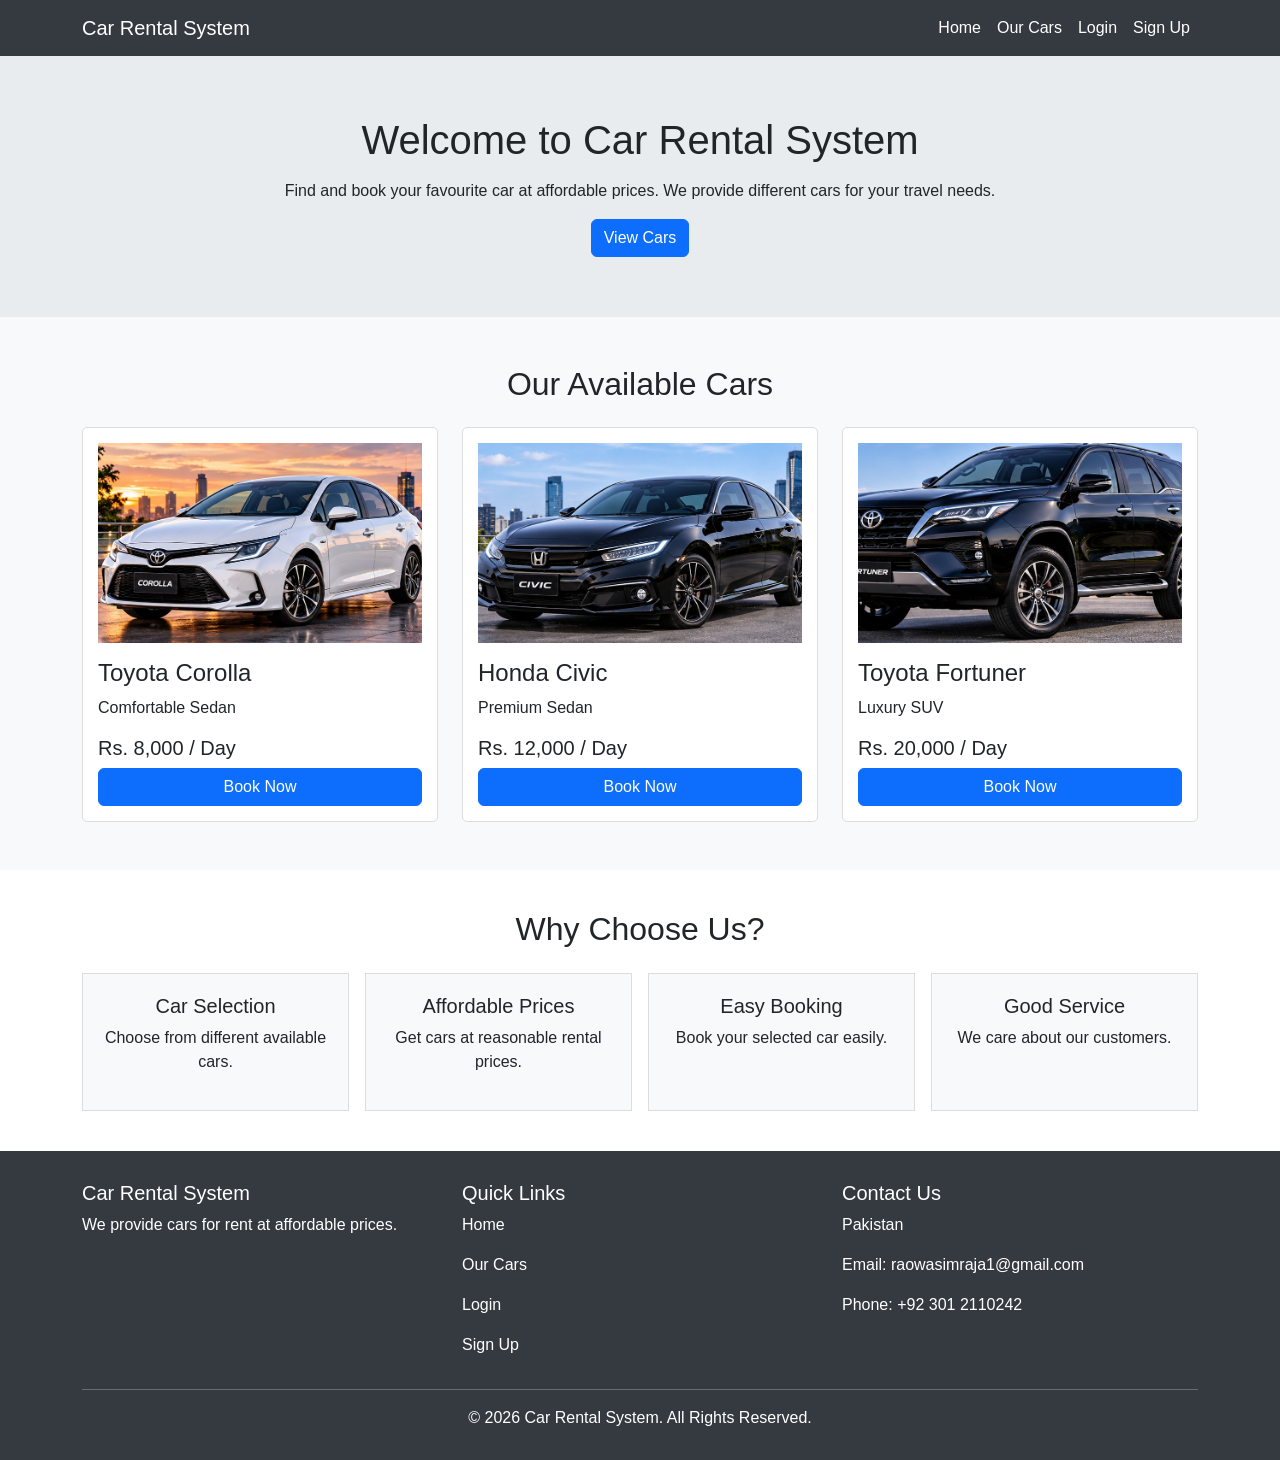
<file: wwwroot/index.html>
﻿<!DOCTYPE html>
<html lang="en">
<head>
    <meta charset="UTF-8">
    <meta name="viewport" content="width=device-width, initial-scale=1.0">

    <title>Car Rental System</title>

    <link href="https://cdn.jsdelivr.net/npm/bootstrap@5.3.3/dist/css/bootstrap.min.css" rel="stylesheet">

    <style>
        body {
            font-family: Arial, sans-serif;
            background-color: #f8f9fa;
        }

        .navbar {
            background-color: #343a40;
        }

        .navbar-brand, .nav-link {
            color: white !important;
        }

            .nav-link:hover {
                color: #ffc107 !important;
            }

        .welcome-section {
            background-color: #e9ecef;
            text-align: center;
            padding: 60px 20px;
        }

            .welcome-section h1 {
                margin-bottom: 15px;
            }

        .car-card {
            background-color: white;
            border: 1px solid #ddd;
            border-radius: 5px;
            padding: 15px;
            height: 100%;
        }

            .car-card img {
                width: 100%;
                height: 200px;
                object-fit: cover;
            }

        .why-section {
            background-color: white;
            padding: 40px 0;
        }

        .why-card {
            border: 1px solid #ddd;
            padding: 20px;
            text-align: center;
            height: 100%;
            background-color: #f8f9fa;
        }

        footer {
            background-color: #343a40;
            color: white;
            padding: 30px 0;
        }

            footer a {
                color: white;
                text-decoration: none;
            }

                footer a:hover {
                    color: #ffc107;
                }
    </style>
</head>

<body>

    <nav class="navbar navbar-expand-lg">
        <div class="container">

            <a class="navbar-brand" href="index.html">
                Car Rental System
            </a>

            <button class="navbar-toggler bg-light" type="button"
                    data-bs-toggle="collapse" data-bs-target="#navbarMenu">
                <span class="navbar-toggler-icon"></span>
            </button>

            <div class="collapse navbar-collapse" id="navbarMenu">

                <ul class="navbar-nav ms-auto">

                    <li class="nav-item">
                        <a class="nav-link" href="index.html">Home</a>
                    </li>

                    <li class="nav-item">
                        <a class="nav-link" href="#cars">Our Cars</a>
                    </li>

                    <li class="nav-item">
                        <a class="nav-link" href="login.html">Login</a>
                    </li>

                    <li class="nav-item">
                        <a class="nav-link" href="signup.html">Sign Up</a>
                    </li>

                </ul>
            </div>
        </div>
    </nav>

    <section class="welcome-section">

        <div class="container">

            <h1>Welcome to Car Rental System</h1>

            <p>
                Find and book your favourite car at affordable prices.
                We provide different cars for your travel needs.
            </p>

            <a href="#cars" class="btn btn-primary">
                View Cars
            </a>

        </div>

    </section>

    <section class="container my-5" id="cars">

        <h2 class="text-center mb-4">Our Available Cars</h2>

        <div class="row g-4">

            <div class="col-md-4">

                <div class="car-card">

                    <img src="images/car1.jpg" alt="Toyota Corolla">

                    <h4 class="mt-3">Toyota Corolla</h4>

                    <p>Comfortable Sedan</p>

                    <h5>Rs. 8,000 / Day</h5>

                    <a href="login.html" class="btn btn-primary w-100">
                        Book Now
                    </a>

                </div>

            </div>

            <div class="col-md-4">

                <div class="car-card">

                    <img src="images/car2.jpg" alt="Honda Civic">

                    <h4 class="mt-3">Honda Civic</h4>

                    <p>Premium Sedan</p>

                    <h5>Rs. 12,000 / Day</h5>

                    <a href="login.html" class="btn btn-primary w-100">
                        Book Now
                    </a>

                </div>

            </div>

            <div class="col-md-4">

                <div class="car-card">

                    <img src="images/car3.jpg" alt="Toyota Fortuner">

                    <h4 class="mt-3">Toyota Fortuner</h4>

                    <p>Luxury SUV</p>

                    <h5>Rs. 20,000 / Day</h5>

                    <a href="login.html" class="btn btn-primary w-100">
                        Book Now
                    </a>

                </div>

            </div>

        </div>

    </section>

    <section class="why-section">

        <div class="container">

            <h2 class="text-center mb-4">Why Choose Us?</h2>

            <div class="row g-3">

                <div class="col-md-3">
                    <div class="why-card">
                        <h5>Car Selection</h5>
                        <p>Choose from different available cars.</p>
                    </div>
                </div>

                <div class="col-md-3">
                    <div class="why-card">
                        <h5>Affordable Prices</h5>
                        <p>Get cars at reasonable rental prices.</p>
                    </div>
                </div>

                <div class="col-md-3">
                    <div class="why-card">
                        <h5>Easy Booking</h5>
                        <p>Book your selected car easily.</p>
                    </div>
                </div>

                <div class="col-md-3">
                    <div class="why-card">
                        <h5>Good Service</h5>
                        <p>We care about our customers.</p>
                    </div>
                </div>

            </div>

        </div>

    </section>

    <footer>

        <div class="container">

            <div class="row">

                <div class="col-md-4">
                    <h5>Car Rental System</h5>
                    <p>We provide cars for rent at affordable prices.</p>
                </div>

                <div class="col-md-4">
                    <h5>Quick Links</h5>
                    <p><a href="index.html">Home</a></p>
                    <p><a href="#cars">Our Cars</a></p>
                    <p><a href="login.html">Login</a></p>
                    <p><a href="signup.html">Sign Up</a></p>
                </div>

                <div class="col-md-4">
                    <h5>Contact Us</h5>
                    <p>Pakistan</p>
                    <p>Email: raowasimraja1@gmail.com</p>
                    <p>Phone: +92 301 2110242</p>
                </div>

            </div>

            <hr>

            <p class="text-center mb-0">
                © 2026 Car Rental System. All Rights Reserved.
            </p>

        </div>

    </footer>


    <script src="https://cdn.jsdelivr.net/npm/bootstrap@5.3.3/dist/js/bootstrap.bundle.min.js"></script>

</body>
</html>
</file>
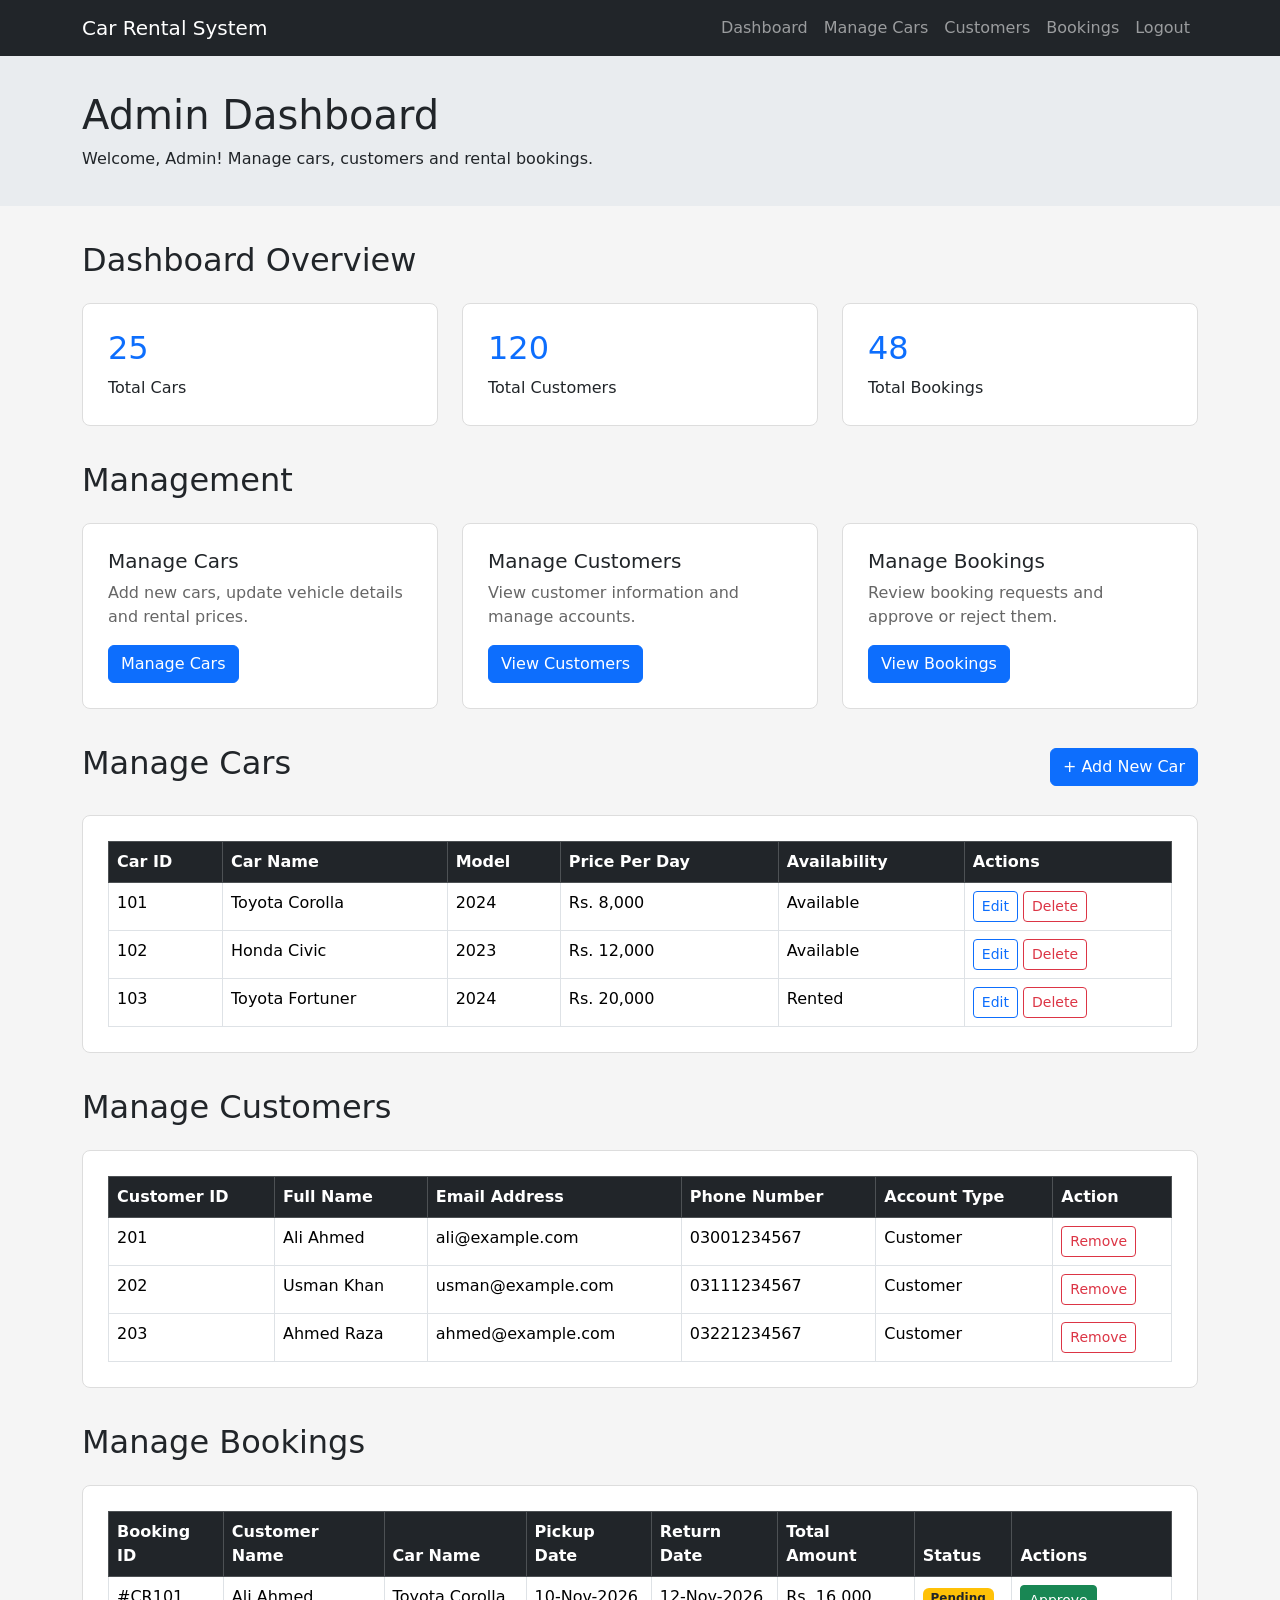
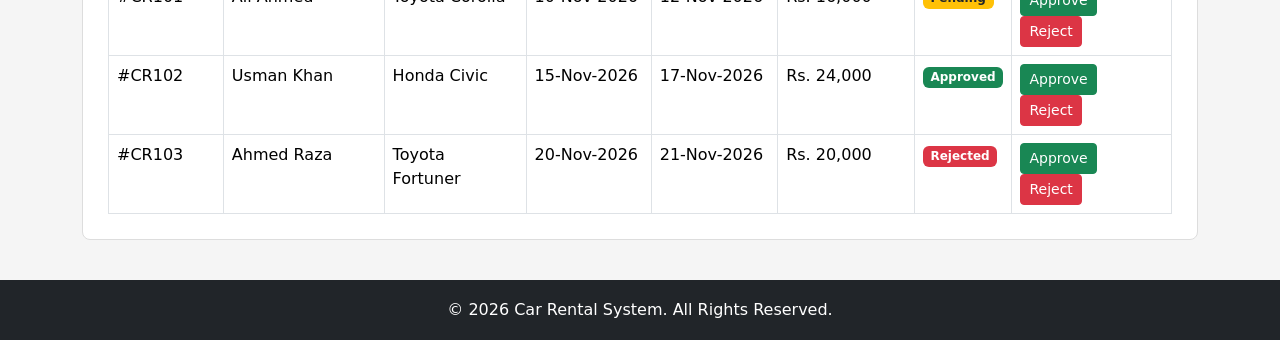
<file: wwwroot/admin.html>
﻿<!DOCTYPE html>
<html lang="en">
<head>
    <meta charset="UTF-8">
    <meta name="viewport" content="width=device-width, initial-scale=1.0">

    <title>Admin Dashboard - Car Rental System</title>

    <link href="https://cdn.jsdelivr.net/npm/bootstrap@5.3.3/dist/css/bootstrap.min.css" rel="stylesheet">

    <style>
        body {
            background-color: #f5f5f5;
        }

        .welcome-section {
            background-color: #e9ecef;
            padding: 35px 0;
        }

        .dashboard-section {
            margin-top: 35px;
            margin-bottom: 35px;
        }

        .summary-box,
        .management-box,
        .table-box {
            background-color: white;
            border: 1px solid #ddd;
            border-radius: 8px;
            padding: 25px;
            height: 100%;
        }

            .summary-box h2 {
                color: #0d6efd;
            }

            .management-box p {
                color: #666;
            }

        .table-box {
            overflow-x: auto;
        }

        footer {
            background-color: #212529;
            color: white;
            text-align: center;
            padding: 18px;
            margin-top: 40px;
        }
    </style>
</head>

<body>

    <nav class="navbar navbar-expand-lg navbar-dark bg-dark">
        <div class="container">

            <a class="navbar-brand" href="admin.html">
                Car Rental System
            </a>

            <button class="navbar-toggler" type="button"
                    data-bs-toggle="collapse" data-bs-target="#adminNavbar">
                <span class="navbar-toggler-icon"></span>
            </button>

            <div class="collapse navbar-collapse" id="adminNavbar">

                <ul class="navbar-nav ms-auto">

                    <li class="nav-item">
                        <a class="nav-link" href="#dashboard">Dashboard</a>
                    </li>

                    <li class="nav-item">
                        <a class="nav-link" href="#cars">Manage Cars</a>
                    </li>

                    <li class="nav-item">
                        <a class="nav-link" href="#customers">Customers</a>
                    </li>

                    <li class="nav-item">
                        <a class="nav-link" href="#bookings">Bookings</a>
                    </li>

                    <li class="nav-item">
                        <a class="nav-link" href="login.html">Logout</a>
                    </li>

                </ul>

            </div>
        </div>
    </nav>

    <section class="welcome-section">
        <div class="container">
            <h1>Admin Dashboard</h1>
            <p class="mb-0">
                Welcome, Admin! Manage cars, customers and rental bookings.
            </p>
        </div>
    </section>

    <div class="container">

        <section class="dashboard-section" id="dashboard">

            <h2 class="mb-4">Dashboard Overview</h2>

            <div class="row g-4">

                <div class="col-md-4">
                    <div class="summary-box">
                        <h2>25</h2>
                        <p class="mb-0">Total Cars</p>
                    </div>
                </div>

                <div class="col-md-4">
                    <div class="summary-box">
                        <h2>120</h2>
                        <p class="mb-0">Total Customers</p>
                    </div>
                </div>

                <div class="col-md-4">
                    <div class="summary-box">
                        <h2>48</h2>
                        <p class="mb-0">Total Bookings</p>
                    </div>
                </div>

            </div>
        </section>

        <section class="dashboard-section">

            <h2 class="mb-4">Management</h2>

            <div class="row g-4">

                <div class="col-md-4">
                    <div class="management-box">
                        <h5>Manage Cars</h5>
                        <p>Add new cars, update vehicle details and rental prices.</p>
                        <a href="#cars" class="btn btn-primary">Manage Cars</a>
                    </div>
                </div>

                <div class="col-md-4">
                    <div class="management-box">
                        <h5>Manage Customers</h5>
                        <p>View customer information and manage accounts.</p>
                        <a href="#customers" class="btn btn-primary">View Customers</a>
                    </div>
                </div>

                <div class="col-md-4">
                    <div class="management-box">
                        <h5>Manage Bookings</h5>
                        <p>Review booking requests and approve or reject them.</p>
                        <a href="#bookings" class="btn btn-primary">View Bookings</a>
                    </div>
                </div>

            </div>
        </section>

        <section class="dashboard-section" id="cars">

            <div class="d-flex justify-content-between align-items-center mb-4">
                <h2>Manage Cars</h2>
                <button class="btn btn-primary">+ Add New Car</button>
            </div>

            <div class="table-box">
                <table class="table table-hover table-bordered mb-0">

                    <thead class="table-dark">
                        <tr>
                            <th>Car ID</th>
                            <th>Car Name</th>
                            <th>Model</th>
                            <th>Price Per Day</th>
                            <th>Availability</th>
                            <th>Actions</th>
                        </tr>
                    </thead>

                    <tbody>
                        <tr>
                            <td>101</td>
                            <td>Toyota Corolla</td>
                            <td>2024</td>
                            <td>Rs. 8,000</td>
                            <td>Available</td>
                            <td>
                                <button class="btn btn-sm btn-outline-primary">Edit</button>
                                <button class="btn btn-sm btn-outline-danger">Delete</button>
                            </td>
                        </tr>

                        <tr>
                            <td>102</td>
                            <td>Honda Civic</td>
                            <td>2023</td>
                            <td>Rs. 12,000</td>
                            <td>Available</td>
                            <td>
                                <button class="btn btn-sm btn-outline-primary">Edit</button>
                                <button class="btn btn-sm btn-outline-danger">Delete</button>
                            </td>
                        </tr>

                        <tr>
                            <td>103</td>
                            <td>Toyota Fortuner</td>
                            <td>2024</td>
                            <td>Rs. 20,000</td>
                            <td>Rented</td>
                            <td>
                                <button class="btn btn-sm btn-outline-primary">Edit</button>
                                <button class="btn btn-sm btn-outline-danger">Delete</button>
                            </td>
                        </tr>
                    </tbody>

                </table>
            </div>
        </section>

        <section class="dashboard-section" id="customers">

            <h2 class="mb-4">Manage Customers</h2>

            <div class="table-box">
                <table class="table table-hover table-bordered mb-0">

                    <thead class="table-dark">
                        <tr>
                            <th>Customer ID</th>
                            <th>Full Name</th>
                            <th>Email Address</th>
                            <th>Phone Number</th>
                            <th>Account Type</th>
                            <th>Action</th>
                        </tr>
                    </thead>

                    <tbody>
                        <tr>
                            <td>201</td>
                            <td>Ali Ahmed</td>
                            <td>ali@example.com</td>
                            <td>03001234567</td>
                            <td>Customer</td>
                            <td>
                                <button class="btn btn-sm btn-outline-danger">Remove</button>
                            </td>
                        </tr>

                        <tr>
                            <td>202</td>
                            <td>Usman Khan</td>
                            <td>usman@example.com</td>
                            <td>03111234567</td>
                            <td>Customer</td>
                            <td>
                                <button class="btn btn-sm btn-outline-danger">Remove</button>
                            </td>
                        </tr>

                        <tr>
                            <td>203</td>
                            <td>Ahmed Raza</td>
                            <td>ahmed@example.com</td>
                            <td>03221234567</td>
                            <td>Customer</td>
                            <td>
                                <button class="btn btn-sm btn-outline-danger">Remove</button>
                            </td>
                        </tr>
                    </tbody>

                </table>
            </div>
        </section>

        <section class="dashboard-section" id="bookings">

            <h2 class="mb-4">Manage Bookings</h2>

            <div class="table-box">
                <table class="table table-hover table-bordered mb-0">

                    <thead class="table-dark">
                        <tr>
                            <th>Booking ID</th>
                            <th>Customer Name</th>
                            <th>Car Name</th>
                            <th>Pickup Date</th>
                            <th>Return Date</th>
                            <th>Total Amount</th>
                            <th>Status</th>
                            <th>Actions</th>
                        </tr>
                    </thead>

                    <tbody>
                        <tr>
                            <td>#CR101</td>
                            <td>Ali Ahmed</td>
                            <td>Toyota Corolla</td>
                            <td>10-Nov-2026</td>
                            <td>12-Nov-2026</td>
                            <td>Rs. 16,000</td>
                            <td><span class="badge bg-warning text-dark">Pending</span></td>
                            <td>
                                <button class="btn btn-sm btn-success">Approve</button>
                                <button class="btn btn-sm btn-danger">Reject</button>
                            </td>
                        </tr>

                        <tr>
                            <td>#CR102</td>
                            <td>Usman Khan</td>
                            <td>Honda Civic</td>
                            <td>15-Nov-2026</td>
                            <td>17-Nov-2026</td>
                            <td>Rs. 24,000</td>
                            <td><span class="badge bg-success">Approved</span></td>
                            <td>
                                <button class="btn btn-sm btn-success">Approve</button>
                                <button class="btn btn-sm btn-danger">Reject</button>
                            </td>
                        </tr>

                        <tr>
                            <td>#CR103</td>
                            <td>Ahmed Raza</td>
                            <td>Toyota Fortuner</td>
                            <td>20-Nov-2026</td>
                            <td>21-Nov-2026</td>
                            <td>Rs. 20,000</td>
                            <td><span class="badge bg-danger">Rejected</span></td>
                            <td>
                                <button class="btn btn-sm btn-success">Approve</button>
                                <button class="btn btn-sm btn-danger">Reject</button>
                            </td>
                        </tr>
                    </tbody>

                </table>
            </div>
        </section>

    </div>

    <footer>
        <p class="mb-0">© 2026 Car Rental System. All Rights Reserved.</p>
    </footer>

    <script src="https://cdn.jsdelivr.net/npm/bootstrap@5.3.3/dist/js/bootstrap.bundle.min.js"></script>

</body>
</html>
</file>
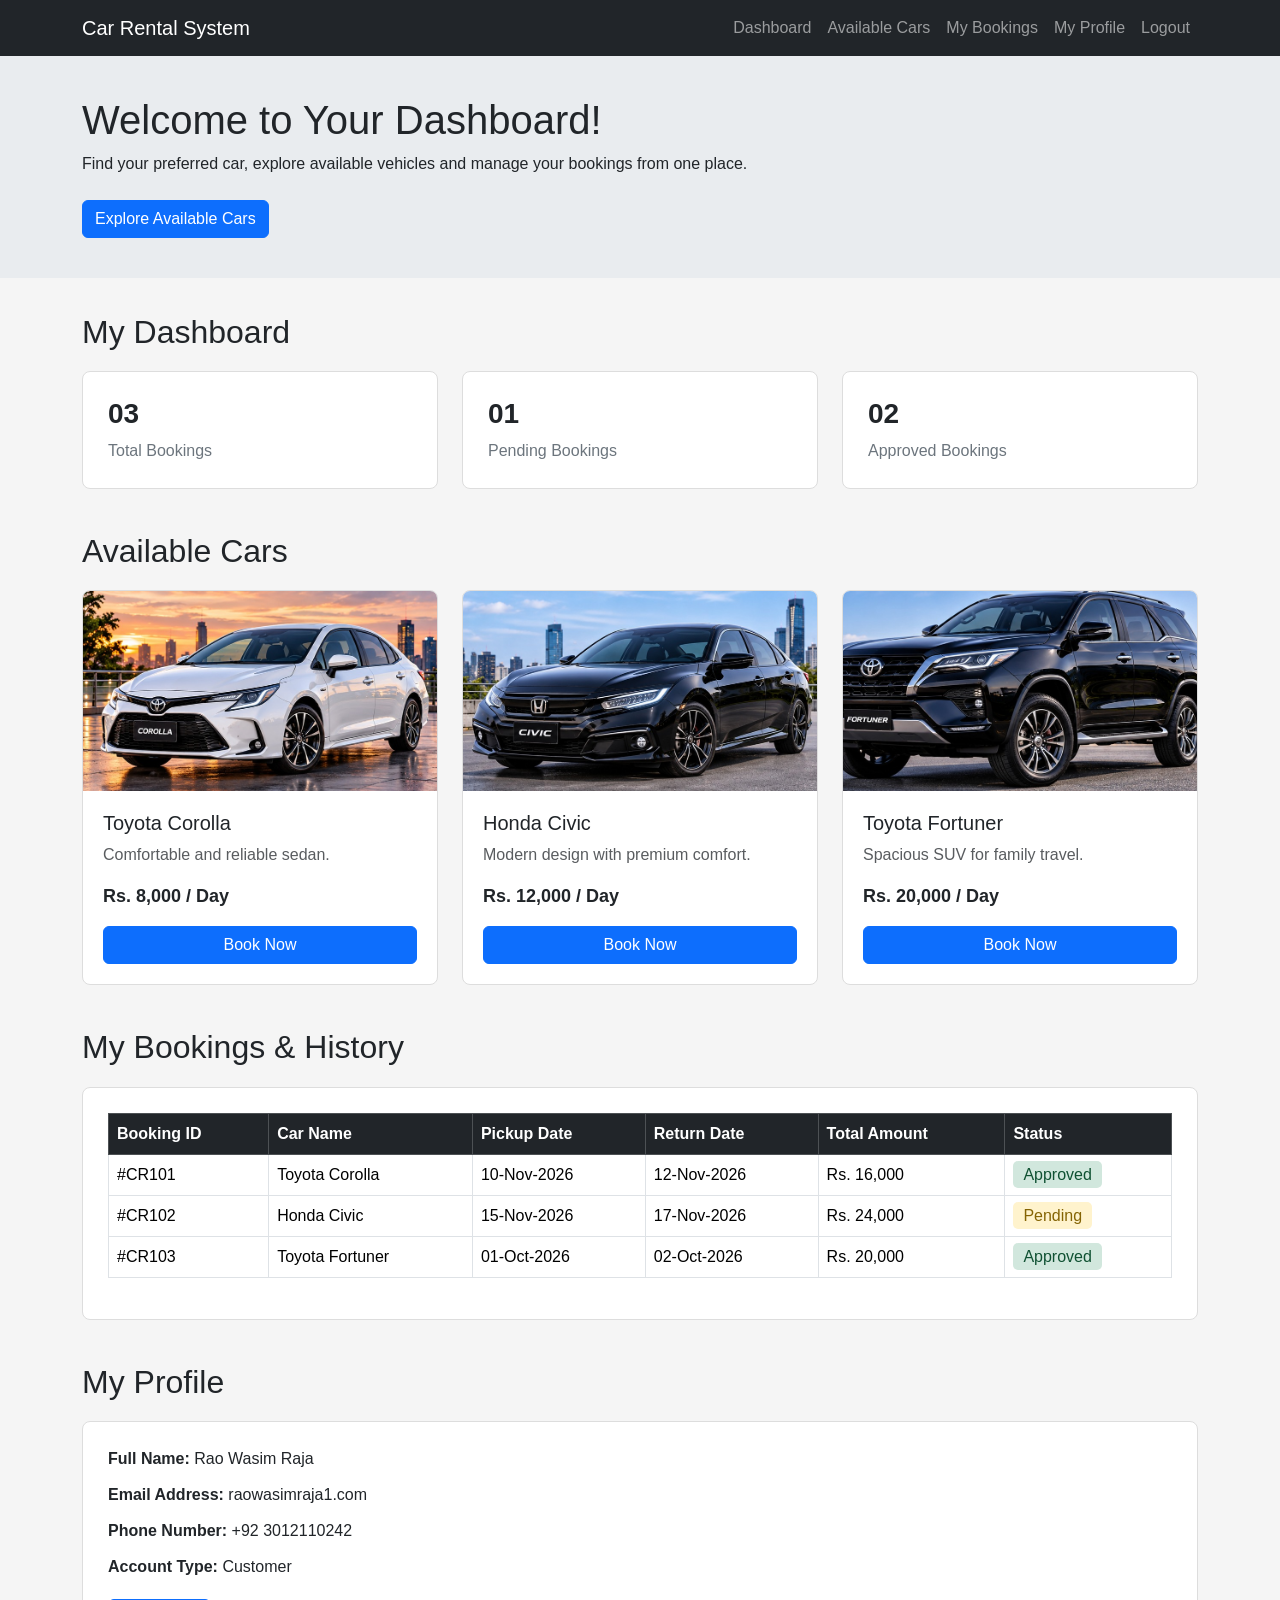
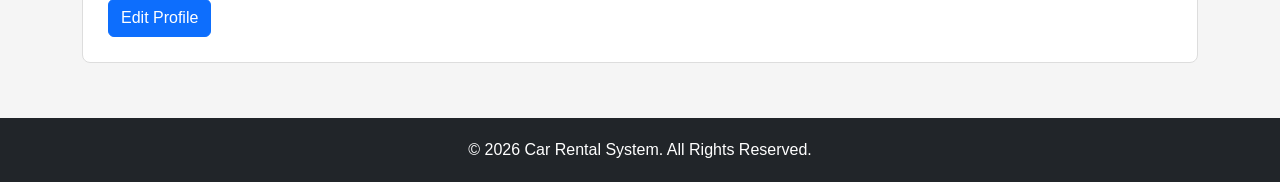
<file: wwwroot/customer.html>
﻿<!DOCTYPE html>
<html lang="en">

<head>
    <meta charset="UTF-8">
    <meta name="viewport" content="width=device-width, initial-scale=1.0">

    <title>Customer Dashboard | Car Rental System</title>

    <link href="https://cdn.jsdelivr.net/npm/bootstrap@5.3.3/dist/css/bootstrap.min.css" rel="stylesheet">

    <style>
        body {
            background-color: #f5f5f5;
            font-family: Arial, sans-serif;
        }

        .welcome-section {
            background-color: #e9ecef;
            padding: 40px 0;
        }

        .dashboard-section {
            padding: 35px 0;
        }

        .section-heading {
            margin-bottom: 20px;
        }

        .summary-card,
        .car-card,
        .table-section,
        .profile-card {
            background-color: white;
            border: 1px solid #ddd;
            border-radius: 8px;
            padding: 25px;
            height: 100%;
        }

            .summary-card h3 {
                font-size: 28px;
                font-weight: bold;
                color: #212529;
            }

            .summary-card p {
                color: #6c757d;
                margin-bottom: 0;
            }

        .car-card {
            padding: 0;
            overflow: hidden;
        }

            .car-card img {
                width: 100%;
                height: 200px;
                object-fit: cover;
            }

        .car-details {
            padding: 20px;
        }

        .car-price {
            font-size: 18px;
            font-weight: bold;
            color: #212529;
        }

        .table-section {
            overflow-x: auto;
        }

        .status-pending {
            background-color: #fff3cd;
            color: #856404;
            padding: 5px 10px;
            border-radius: 5px;
        }

        .status-approved {
            background-color: #d1e7dd;
            color: #0f5132;
            padding: 5px 10px;
            border-radius: 5px;
        }

        .profile-card p {
            margin-bottom: 12px;
        }

        .custom-footer {
            background-color: #212529;
            color: white;
            text-align: center;
            padding: 20px;
            margin-top: 20px;
        }

            .custom-footer p {
                margin: 0;
            }
    </style>

</head>

<body>

    <nav class="navbar navbar-expand-lg navbar-dark bg-dark">

        <div class="container">

            <a class="navbar-brand" href="customer.html">
                Car Rental System
            </a>

            <button class="navbar-toggler" type="button"
                    data-bs-toggle="collapse" data-bs-target="#customerNavbar">
                <span class="navbar-toggler-icon"></span>
            </button>

            <div class="collapse navbar-collapse" id="customerNavbar">

                <ul class="navbar-nav ms-auto">

                    <li class="nav-item">
                        <a class="nav-link" href="customer.html">Dashboard</a>
                    </li>

                    <li class="nav-item">
                        <a class="nav-link" href="#available-cars">Available Cars</a>
                    </li>

                    <li class="nav-item">
                        <a class="nav-link" href="#my-bookings">My Bookings</a>
                    </li>

                    <li class="nav-item">
                        <a class="nav-link" href="#profile">My Profile</a>
                    </li>

                    <li class="nav-item">
                        <a class="nav-link" href="login.html">Logout</a>
                    </li>

                </ul>

            </div>

        </div>

    </nav>

    <section class="welcome-section">

        <div class="container">

            <h1>Welcome to Your Dashboard!</h1>

            <p>
                Find your preferred car, explore available vehicles
                and manage your bookings from one place.
            </p>

            <a href="#available-cars" class="btn btn-primary mt-2">
                Explore Available Cars
            </a>

        </div>

    </section>

    <section class="dashboard-section">

        <div class="container">

            <h2 class="section-heading">My Dashboard</h2>

            <div class="row g-4">

                <div class="col-md-4">
                    <div class="summary-card">
                        <h3>03</h3>
                        <p>Total Bookings</p>
                    </div>
                </div>

                <div class="col-md-4">
                    <div class="summary-card">
                        <h3>01</h3>
                        <p>Pending Bookings</p>
                    </div>
                </div>

                <div class="col-md-4">
                    <div class="summary-card">
                        <h3>02</h3>
                        <p>Approved Bookings</p>
                    </div>
                </div>

            </div>

        </div>

    </section>

    <section class="dashboard-section pt-2" id="available-cars">

        <div class="container">

            <h2 class="section-heading">Available Cars</h2>

            <div class="row g-4">

                <div class="col-md-4">

                    <div class="car-card">

                        <img src="images/car1.jpg" alt="Toyota Corolla">

                        <div class="car-details">

                            <h5>Toyota Corolla</h5>

                            <p class="text-muted">
                                Comfortable and reliable sedan.
                            </p>

                            <p class="car-price">Rs. 8,000 / Day</p>

                            <a href="#my-bookings" class="btn btn-primary w-100">
                                Book Now
                            </a>

                        </div>

                    </div>

                </div>

                <div class="col-md-4">

                    <div class="car-card">

                        <img src="images/car2.jpg" alt="Honda Civic">

                        <div class="car-details">

                            <h5>Honda Civic</h5>

                            <p class="text-muted">
                                Modern design with premium comfort.
                            </p>

                            <p class="car-price">Rs. 12,000 / Day</p>

                            <a href="#my-bookings" class="btn btn-primary w-100">
                                Book Now
                            </a>

                        </div>

                    </div>

                </div>

                <div class="col-md-4">

                    <div class="car-card">

                        <img src="images/car3.jpg" alt="Toyota Fortuner">

                        <div class="car-details">

                            <h5>Toyota Fortuner</h5>

                            <p class="text-muted">
                                Spacious SUV for family travel.
                            </p>

                            <p class="car-price">Rs. 20,000 / Day</p>

                            <a href="#my-bookings" class="btn btn-primary w-100">
                                Book Now
                            </a>

                        </div>

                    </div>

                </div>

            </div>

        </div>

    </section>

    <section class="dashboard-section pt-2" id="my-bookings">

        <div class="container">

            <h2 class="section-heading">My Bookings & History</h2>

            <div class="table-section">

                <div class="table-responsive">

                    <table class="table table-hover table-bordered align-middle">

                        <thead class="table-dark">

                            <tr>
                                <th>Booking ID</th>
                                <th>Car Name</th>
                                <th>Pickup Date</th>
                                <th>Return Date</th>
                                <th>Total Amount</th>
                                <th>Status</th>
                            </tr>

                        </thead>

                        <tbody>

                            <tr>
                                <td>#CR101</td>
                                <td>Toyota Corolla</td>
                                <td>10-Nov-2026</td>
                                <td>12-Nov-2026</td>
                                <td>Rs. 16,000</td>
                                <td>
                                    <span class="status-approved">Approved</span>
                                </td>
                            </tr>

                            <tr>
                                <td>#CR102</td>
                                <td>Honda Civic</td>
                                <td>15-Nov-2026</td>
                                <td>17-Nov-2026</td>
                                <td>Rs. 24,000</td>
                                <td>
                                    <span class="status-pending">Pending</span>
                                </td>
                            </tr>

                            <tr>
                                <td>#CR103</td>
                                <td>Toyota Fortuner</td>
                                <td>01-Oct-2026</td>
                                <td>02-Oct-2026</td>
                                <td>Rs. 20,000</td>
                                <td>
                                    <span class="status-approved">Approved</span>
                                </td>
                            </tr>

                        </tbody>

                    </table>

                </div>

            </div>

        </div>

    </section>

    <section class="dashboard-section pt-2" id="profile">

        <div class="container">

            <h2 class="section-heading">My Profile</h2>

            <div class="profile-card">

                <p>
                    <strong>Full Name:</strong> Rao Wasim Raja
                </p>

                <p>
                    <strong>Email Address:</strong> raowasimraja1.com
                </p>

                <p>
                    <strong>Phone Number:</strong> +92 3012110242
                </p>

                <p>
                    <strong>Account Type:</strong> Customer
                </p>

                <a href="#" class="btn btn-primary mt-2">
                    Edit Profile
                </a>

            </div>

        </div>

    </section>

    <footer class="custom-footer">

        <p>© 2026 Car Rental System. All Rights Reserved.</p>

    </footer>


    <script src="https://cdn.jsdelivr.net/npm/bootstrap@5.3.3/dist/js/bootstrap.bundle.min.js"></script>

</body>

</html>
</file>
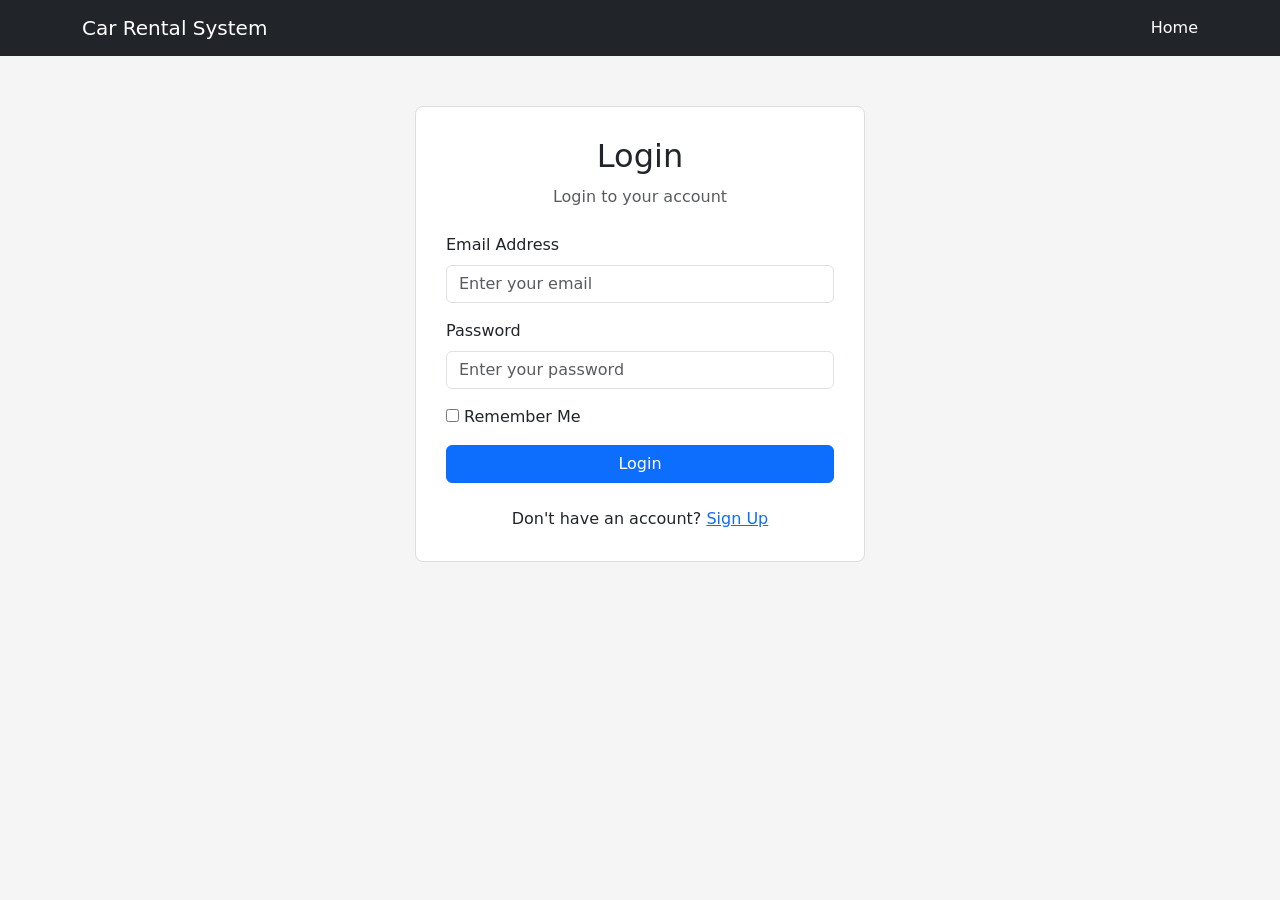
<file: wwwroot/login.html>
﻿<!DOCTYPE html>
<html lang="en">
<head>
    <meta charset="UTF-8">
    <meta name="viewport" content="width=device-width, initial-scale=1.0">

    <title>Login - Car Rental System</title>

    <link href="https://cdn.jsdelivr.net/npm/bootstrap@5.3.3/dist/css/bootstrap.min.css" rel="stylesheet">

    <style>
        body {
            background-color: #f5f5f5;
        }

        .login-box {
            max-width: 450px;
            margin: 50px auto;
            padding: 30px;
            background-color: white;
            border: 1px solid #ddd;
            border-radius: 8px;
        }

            .login-box h2 {
                margin-bottom: 10px;
            }
    </style>
</head>

<body>

    <nav class="navbar navbar-dark bg-dark">
        <div class="container">
            <a class="navbar-brand" href="index.html">
                Car Rental System
            </a>

            <a href="index.html" class="text-white text-decoration-none">
                Home
            </a>
        </div>
    </nav>

    <div class="container">

        <div class="login-box">

            <h2 class="text-center">Login</h2>

            <p class="text-center text-muted mb-4">
                Login to your account
            </p>

            <form id="loginForm">

                <div class="mb-3">
                    <label class="form-label">Email Address</label>
                    <input type="email" class="form-control"
                           placeholder="Enter your email" required>
                </div>

                <div class="mb-3">
                    <label class="form-label">Password</label>
                    <input type="password" class="form-control"
                           placeholder="Enter your password" required>
                </div>

                <div class="mb-3">
                    <input type="checkbox" id="remember">
                    <label for="remember">Remember Me</label>
                </div>

                <button type="submit" class="btn btn-primary w-100">
                    Login
                </button>

            </form>

            <p class="text-center mt-4 mb-0">
                Don't have an account?
                <a href="signup.html">Sign Up</a>
            </p>

        </div>

    </div>

    <script>
        document.getElementById("loginForm").addEventListener("submit", function (event) {
            event.preventDefault();
            alert("Login functionality will be added later.");
        });
    </script>

</body>
</html>
</file>
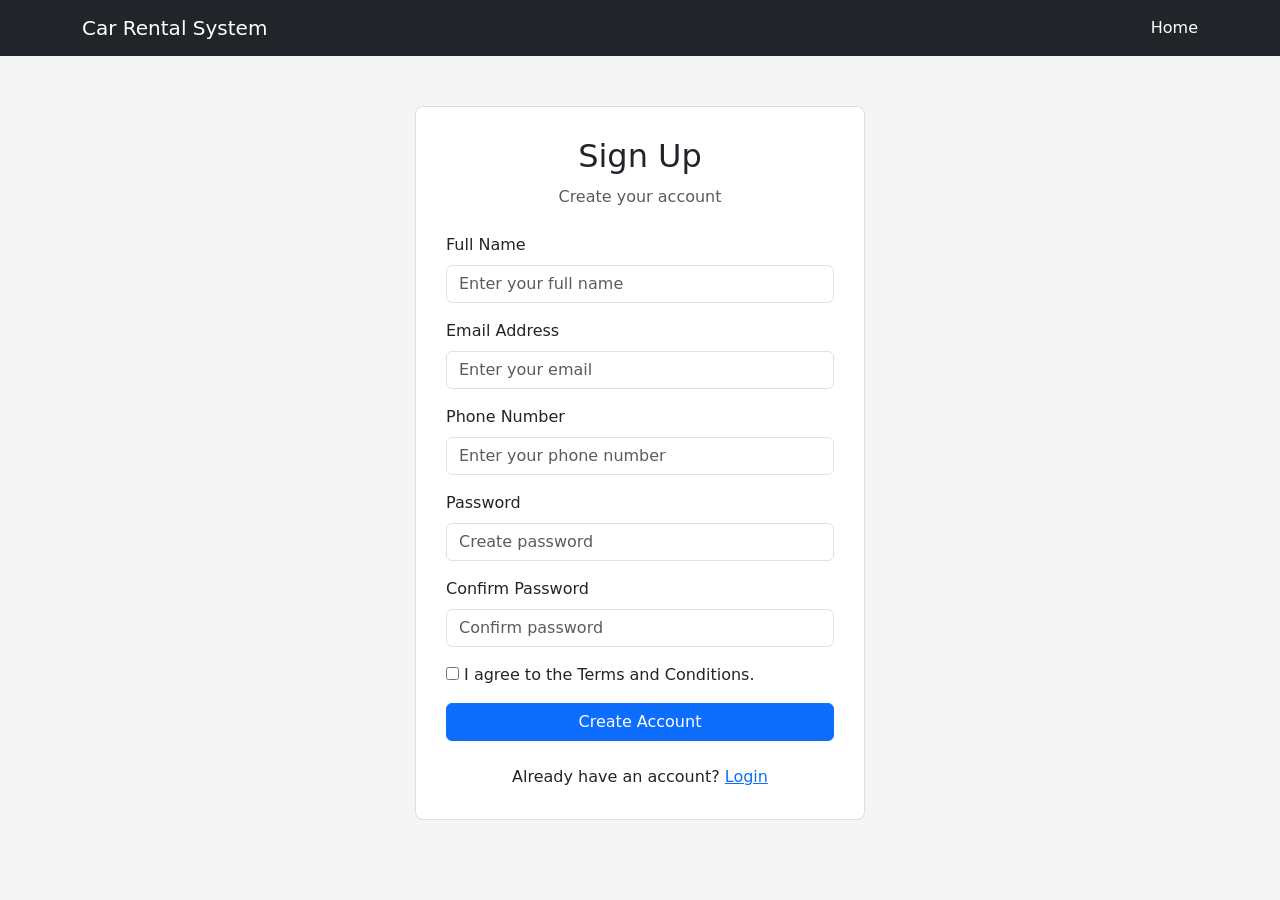
<file: wwwroot/signup.html>
﻿<!DOCTYPE html>
<html lang="en">
<head>
    <meta charset="UTF-8">
    <meta name="viewport" content="width=device-width, initial-scale=1.0">

    <title>Sign Up - Car Rental System</title>

    <link href="https://cdn.jsdelivr.net/npm/bootstrap@5.3.3/dist/css/bootstrap.min.css" rel="stylesheet">

    <style>
        body {
            background-color: #f5f5f5;
        }

        .signup-box {
            max-width: 450px;
            margin: 50px auto;
            padding: 30px;
            background-color: white;
            border: 1px solid #ddd;
            border-radius: 8px;
        }

            .signup-box h2 {
                margin-bottom: 10px;
            }
    </style>
</head>

<body>

    <nav class="navbar navbar-dark bg-dark">
        <div class="container">
            <a class="navbar-brand" href="index.html">
                Car Rental System
            </a>

            <a href="index.html" class="text-white text-decoration-none">
                Home
            </a>
        </div>
    </nav>

    <div class="container">

        <div class="signup-box">

            <h2 class="text-center">Sign Up</h2>

            <p class="text-center text-muted mb-4">
                Create your account
            </p>

            <form id="signupForm">

                <div class="mb-3">
                    <label class="form-label">Full Name</label>
                    <input type="text" class="form-control"
                           placeholder="Enter your full name" required>
                </div>

                <div class="mb-3">
                    <label class="form-label">Email Address</label>
                    <input type="email" class="form-control"
                           placeholder="Enter your email" required>
                </div>

                <div class="mb-3">
                    <label class="form-label">Phone Number</label>
                    <input type="tel" class="form-control"
                           placeholder="Enter your phone number" required>
                </div>

                <div class="mb-3">
                    <label class="form-label">Password</label>
                    <input type="password" class="form-control"
                           id="password" placeholder="Create password" required>
                </div>

                <div class="mb-3">
                    <label class="form-label">Confirm Password</label>
                    <input type="password" class="form-control"
                           id="confirmPassword" placeholder="Confirm password" required>
                </div>

                <div class="mb-3">
                    <input type="checkbox" id="terms" required>
                    <label for="terms">I agree to the Terms and Conditions.</label>
                </div>

                <button type="submit" class="btn btn-primary w-100">
                    Create Account
                </button>

            </form>

            <p class="text-center mt-4 mb-0">
                Already have an account?
                <a href="login.html">Login</a>
            </p>

        </div>

    </div>

    <script>
        document.getElementById("signupForm").addEventListener("submit", function (event) {
            event.preventDefault();

            let password = document.getElementById("password").value;
            let confirmPassword = document.getElementById("confirmPassword").value;

            if (password !== confirmPassword) {
                alert("Passwords do not match!");
                return;
            }

            alert("Signup functionality will be added later.");
        });
    </script>

</body>
</html>
</file>
